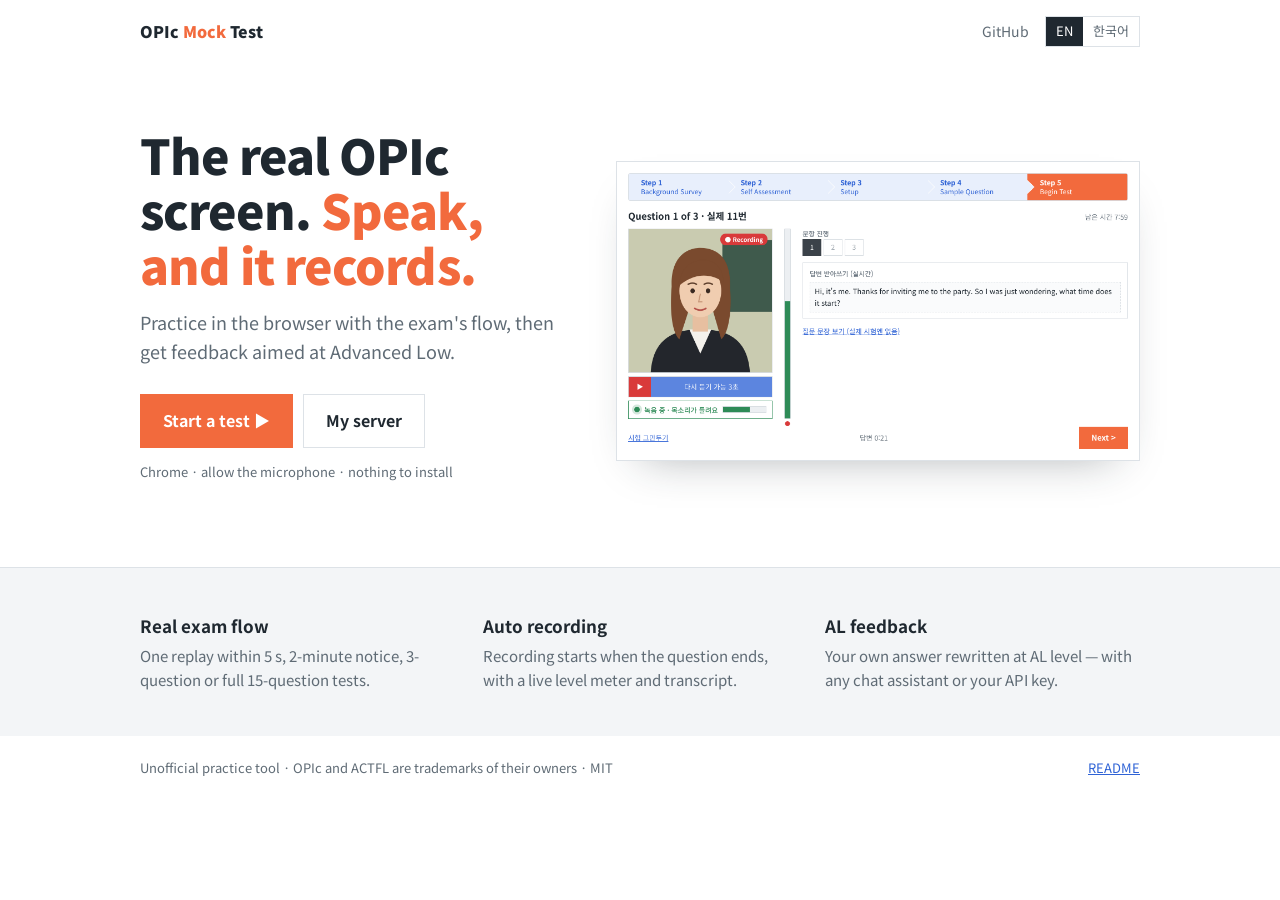
<file: index.html>
<!doctype html>
<html lang="en"><head><meta charset="utf-8"><meta name="viewport" content="width=device-width,initial-scale=1,viewport-fit=cover">
<title>OPIc Mock Test</title>
<meta name="description" content="An OPIc speaking mock test that looks and runs like the real exam. Auto recording, live transcript, AL-level feedback. Runs in your browser.">
<link rel="stylesheet" href="https://fonts.googleapis.com/css2?family=Noto+Sans+KR:wght@400;500;700;900&display=swap">
<style>
:root{--ink:#1f2830;--muted:#5f6b75;--line:#dde2e7;--grey:#f3f5f7;--blue:#2f63d6;--orange:#f26a3d;
  --f:"Noto Sans KR","Apple SD Gothic Neo","Malgun Gothic",system-ui,sans-serif}
*{box-sizing:border-box}
html,body{margin:0;background:#fff;color:var(--ink)}
body{font-family:var(--f);font-size:16px;line-height:1.6;word-break:keep-all;overflow-wrap:anywhere}
.in{max-width:1040px;margin:0 auto;padding-left:max(20px,env(safe-area-inset-left,0px));padding-right:max(20px,env(safe-area-inset-right,0px))}
a{color:var(--blue)}
header .in{display:flex;justify-content:space-between;align-items:center;padding-block:16px;gap:12px}
.brand{font-weight:900}.brand span{color:var(--orange)}
.right{display:flex;align-items:center;gap:16px;font-size:14px}
.right a{color:var(--muted);text-decoration:none}
.lang{display:inline-flex;border:1px solid var(--line)}
.lang button{font:inherit;font-size:13px;border:0;background:#fff;color:var(--muted);padding:4px 10px;cursor:pointer}
.lang button[aria-pressed="true"]{background:var(--ink);color:#fff}
.hero .in{display:grid;grid-template-columns:minmax(0,.9fr) minmax(0,1.1fr);gap:48px;align-items:center;padding-block:64px 72px}
@media (max-width:860px){.hero .in{grid-template-columns:1fr;gap:32px;padding-block:32px 48px}}
h1{font-size:clamp(32px,4.6vw,48px);line-height:1.15;margin:0 0 16px;font-weight:900;letter-spacing:-.02em;text-wrap:balance}
h1 em{font-style:normal;color:var(--orange)}
.lead{font-size:18px;color:var(--muted);margin:0 0 28px;max-width:30em}
.cta{display:flex;gap:10px;flex-wrap:wrap}
.btn{display:inline-block;padding:13px 22px;font-weight:700;text-decoration:none;border:1px solid var(--line);color:var(--ink);background:#fff}
.btn.go{background:var(--orange);border-color:var(--orange);color:#fff}
.btn:focus-visible,.lang button:focus-visible{outline:3px solid var(--blue);outline-offset:2px}
.hint{font-size:13px;color:var(--muted);margin-top:14px}
.shot{width:100%;height:auto;display:block;border:1px solid var(--line);box-shadow:0 20px 44px -26px rgba(31,40,48,.4)}
.three{background:var(--grey);border-top:1px solid var(--line)}
.three .in{display:grid;grid-template-columns:repeat(3,minmax(0,1fr));gap:28px;padding-block:44px}
@media (max-width:760px){.three .in{grid-template-columns:1fr;gap:18px}}
.three b{display:block;font-size:17px;margin-bottom:4px}
.three p{margin:0;color:var(--muted);font-size:15px}
footer .in{display:flex;justify-content:space-between;gap:12px;flex-wrap:wrap;padding-block:22px;font-size:13px;color:var(--muted)}
:root:not([lang="ko"]) [data-ko]{display:none!important}
:root[lang="ko"] [data-en]{display:none!important}
</style></head><body>

<header><div class="in">
  <div class="brand">OPIc <span>Mock</span> Test</div>
  <div class="right">
    <a href="https://github.com/leesk212/OPIC-Mock-Test">GitHub</a>
    <div class="lang" role="group" aria-label="Language">
      <button type="button" id="lEn" aria-pressed="true">EN</button><button type="button" id="lKo" aria-pressed="false">한국어</button>
    </div>
  </div>
</div></header>

<section class="hero"><div class="in">
  <div>
    <h1 data-en>The real OPIc screen. <em>Speak, and it records.</em></h1>
    <h1 data-ko>실제 OPIc 화면 그대로, <em>말하면 바로 녹음</em></h1>
    <p class="lead" data-en>Practice in the browser with the exam's flow, then get feedback aimed at Advanced Low.</p>
    <p class="lead" data-ko>시험과 같은 흐름으로 연습하고, AL 기준 첨삭을 받아요.</p>
    <div class="cta">
      <a class="btn go" href="web/index.html"><span data-en>Start a test ▶</span><span data-ko>바로 시험 보기 ▶</span></a>
      <a class="btn" href="go/"><span data-en>My server</span><span data-ko>내 시험 서버</span></a>
    </div>
    <p class="hint" data-en>Chrome · allow the microphone · nothing to install</p>
    <p class="hint" data-ko>Chrome · 마이크 허용 · 설치 없음</p>
  </div>
  <img class="shot" src="docs/screens/3-exam-recording.png" alt="Exam screen while recording">
</div></section>

<section class="three"><div class="in">
  <div><b data-en>Real exam flow</b><b data-ko>실전 흐름</b>
    <p data-en>One replay within 5 s, 2-minute notice, 3-question or full 15-question tests.</p>
    <p data-ko>5초 내 1회 다시 듣기, 2분 안내, 3문항 또는 실전 15문항.</p></div>
  <div><b data-en>Auto recording</b><b data-ko>자동 녹음</b>
    <p data-en>Recording starts when the question ends, with a live level meter and transcript.</p>
    <p data-ko>질문이 끝나면 녹음 시작, 볼륨 막대와 실시간 받아쓰기.</p></div>
  <div><b data-en>AL feedback</b><b data-ko>AL 첨삭</b>
    <p data-en>Your own answer rewritten at AL level — with any chat assistant or your API key.</p>
    <p data-ko>내 답변 그대로 고친 AL 버전 — 아무 AI 채팅이나 내 API 키로.</p></div>
</div></section>

<footer><div class="in">
  <span data-en>Unofficial practice tool · OPIc and ACTFL are trademarks of their owners · MIT</span>
  <span data-ko>비공식 연습 도구 · OPIc과 ACTFL은 각 소유자의 상표 · MIT</span>
  <a href="https://github.com/leesk212/OPIC-Mock-Test#readme">README</a>
</div></footer>

<script>
(()=>{
  const set=l=>{document.documentElement.lang=l;document.getElementById('lEn').setAttribute('aria-pressed',l==='en');document.getElementById('lKo').setAttribute('aria-pressed',l==='ko');try{localStorage.setItem('opic.lang',l)}catch(e){}};
  const q=new URLSearchParams(location.search).get('lang');
  let saved=null; try{saved=localStorage.getItem('opic.lang')}catch(e){}
  set(q==='ko'||q==='en'?q:(saved||'en'));
  document.getElementById('lEn').onclick=()=>set('en');
  document.getElementById('lKo').onclick=()=>set('ko');
})();
</script>
</body></html>
</file>
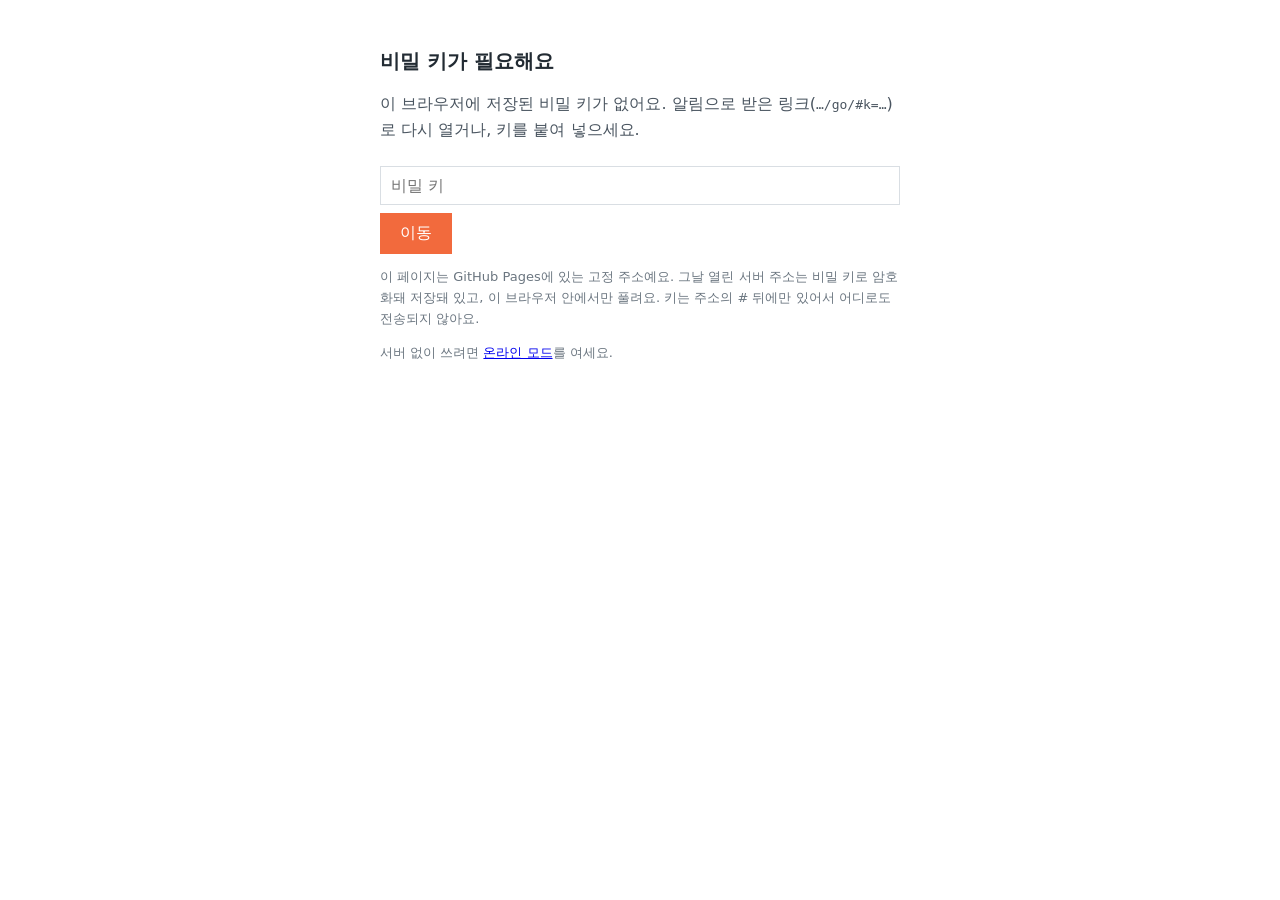
<file: go/index.html>
<!doctype html>
<html lang="ko"><head><meta charset="utf-8"><meta name="viewport" content="width=device-width,initial-scale=1">
<title>OPIc Mock Test · 내 시험 서버</title>
<style>
body{margin:0;font-family:"Noto Sans KR","Apple SD Gothic Neo",system-ui,sans-serif;background:#fff;color:#222b33;padding:48px max(20px,env(safe-area-inset-left,0px))}
.w{max-width:520px;margin:0 auto}h1{font-size:20px;margin:0 0 8px}p{line-height:1.6;color:#4a5560}
.btn{display:inline-block;background:#f26a3d;color:#fff;font-weight:700;padding:10px 20px;text-decoration:none;border:0;font:inherit;cursor:pointer}
input{width:100%;box-sizing:border-box;padding:9px 10px;border:1px solid #d9dee3;font:inherit;margin:8px 0}
.note{font-size:13px;color:#6b7680}
</style></head><body><div class="w">
<h1 id="h">내 시험 서버로 이동 중…</h1>
<p id="msg">잠시만요.</p>
<div id="keyBox" hidden>
  <p>이 브라우저에 저장된 비밀 키가 없어요. 알림으로 받은 링크(<code>…/go/#k=…</code>)로 다시 열거나, 키를 붙여 넣으세요.</p>
  <input id="key" placeholder="비밀 키" autocomplete="off"><button class="btn" id="go">이동</button>
</div>
<p class="note">이 페이지는 GitHub Pages에 있는 고정 주소예요. 그날 열린 서버 주소는 비밀 키로 암호화돼 저장돼 있고, 이 브라우저 안에서만 풀려요. 키는 주소의 # 뒤에만 있어서 어디로도 전송되지 않아요.</p>
<p class="note">서버 없이 쓰려면 <a href="../web/index.html">온라인 모드</a>를 여세요.</p>
</div>
<script>
(async()=>{
  const $=id=>document.getElementById(id);
  const ls={get(k){try{return localStorage.getItem(k)}catch(e){return null}},set(k,v){try{localStorage.setItem(k,v)}catch(e){}}};
  const fromHash=new URLSearchParams(location.hash.slice(1)).get('k');
  if(fromHash){ ls.set('opic.k',fromHash); history.replaceState(null,'',location.pathname); }
  let key=fromHash||ls.get('opic.k');
  let t=null;
  try{ t=await (await fetch('tunnel.json?ts='+Date.now(),{cache:'no-store'})).json(); }catch(e){}
  if(!t||!t.c){ $('h').textContent='아직 열린 서버가 없어요'; $('msg').textContent='오늘 밤 예약 작업이 서버를 켜면 이 링크가 자동으로 연결돼요.'; return; }
  // The address is sealed with the access key (see scripts/seal_tunnel.py); only the key holder can open it.
  const b=s=>Uint8Array.from(atob(s),c=>c.charCodeAt(0)), enc=new TextEncoder();
  async function open(k){
    const raw=new Uint8Array(await crypto.subtle.digest('SHA-256',enc.encode('opic-go:'+k)));
    const hk=await crypto.subtle.importKey('raw',raw,{name:'HMAC',hash:'SHA-256'},false,['sign']);
    const mac=async parts=>new Uint8Array(await crypto.subtle.sign('HMAC',hk,new Uint8Array(parts.flatMap(p=>[...p]))));
    const n=b(t.n), c=b(t.c), tag=b(t.t);
    const want=await mac([enc.encode('tag'),n,c]);
    if(want.length!==tag.length||want.some((v,i)=>v!==tag[i])) return null;
    let ks=[]; for(let i=0;ks.length<c.length;i++){ const ctr=new Uint8Array([i>>>24&255,i>>>16&255,i>>>8&255,i&255]); ks.push(...await mac([enc.encode('ks'),n,ctr])); }
    return new TextDecoder().decode(c.map((v,i)=>v^ks[i]));
  }
  const go=async k=>{ const url=await open(k); if(!url){ $('h').textContent='키가 맞지 않아요'; $('msg').textContent='알림으로 받은 최신 링크로 다시 열어 주세요.'; $('keyBox').hidden=false; return; } location.replace(url.replace(/\/$/,'')+'/?k='+encodeURIComponent(k)); };
  if(key){ $('msg').textContent='서버로 연결하는 중…'; go(key); return; }
  $('h').textContent='비밀 키가 필요해요'; $('msg').textContent=''; $('keyBox').hidden=false;
  $('go').onclick=()=>{ const k=$('key').value.trim(); if(!k) return; ls.set('opic.k',k); go(k); };
})();
</script>
</body></html>
</file>
